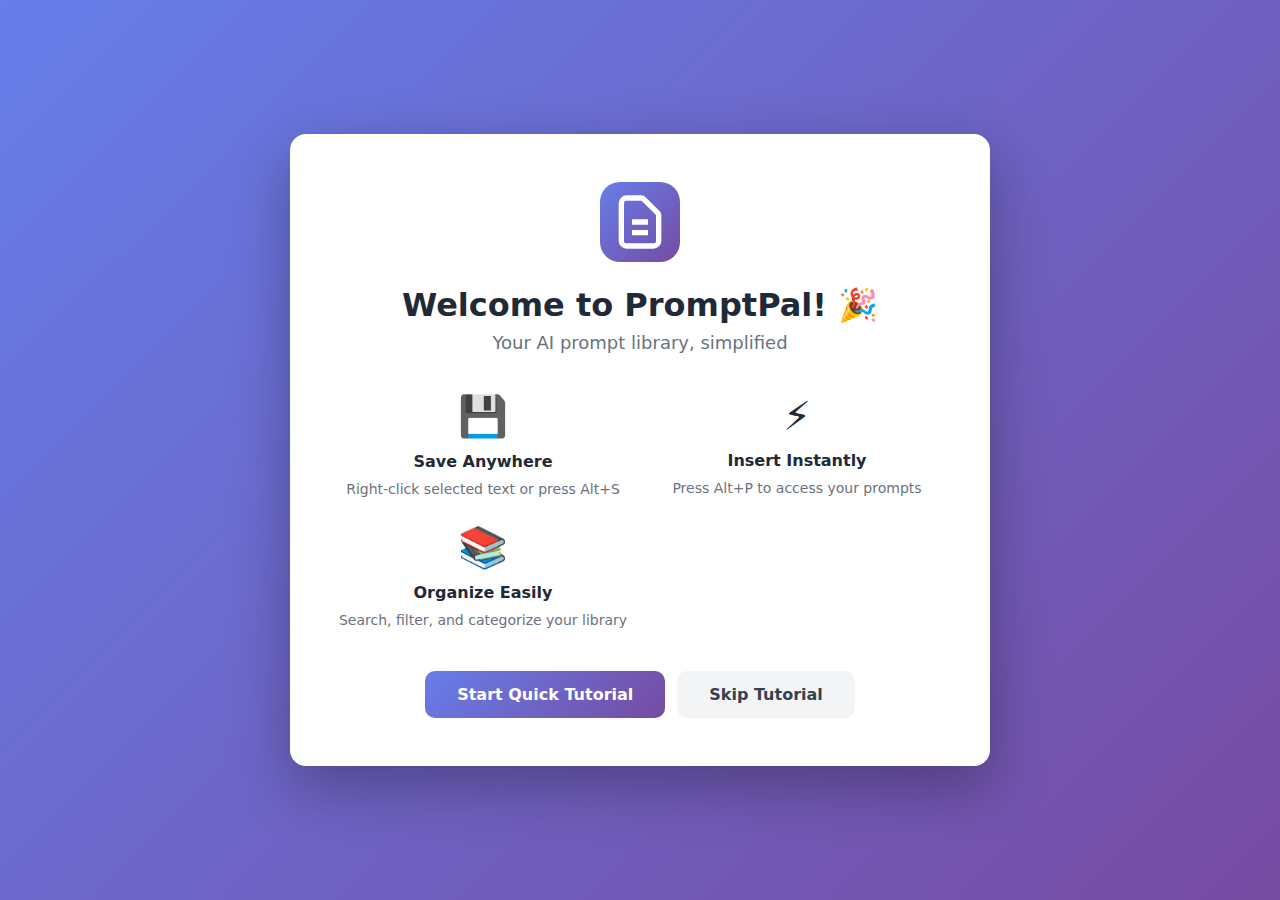
<file: onboarding/onboarding.html>
<!DOCTYPE html>
<html lang="en">

<head>
    <meta charset="UTF-8">
    <meta name="viewport" content="width=device-width, initial-scale=1.0">
    <title>Welcome to PromptPal</title>
    <link rel="stylesheet" href="onboarding.css">
</head>

<body>
    <div class="onboarding-container">
        <!-- Welcome Screen -->
        <div id="welcome-screen" class="screen active">
            <div class="welcome-content">
                <div class="logo">
                    <svg width="64" height="64" viewBox="0 0 24 24" fill="none" stroke="currentColor" stroke-width="2">
                        <path
                            d="M9 12h6m-6 4h6m2 5H7a2 2 0 01-2-2V5a2 2 0 012-2h5.586a1 1 0 01.707.293l5.414 5.414a1 1 0 01.293.707V19a2 2 0 01-2 2z">
                        </path>
                    </svg>
                </div>
                <h1>Welcome to PromptPal! 🎉</h1>
                <p class="subtitle">Your AI prompt library, simplified</p>

                <div class="features">
                    <div class="feature">
                        <span class="icon">💾</span>
                        <h3>Save Anywhere</h3>
                        <p>Right-click selected text or press Alt+S</p>
                    </div>
                    <div class="feature">
                        <span class="icon">⚡</span>
                        <h3>Insert Instantly</h3>
                        <p>Press Alt+P to access your prompts</p>
                    </div>
                    <div class="feature">
                        <span class="icon">📚</span>
                        <h3>Organize Easily</h3>
                        <p>Search, filter, and categorize your library</p>
                    </div>
                </div>

                <div class="actions">
                    <button id="start-tutorial-btn" class="btn btn-primary">Start Quick Tutorial</button>
                    <button id="skip-tutorial-btn" class="btn btn-secondary">Skip Tutorial</button>
                </div>
            </div>
        </div>

        <!-- Tutorial Steps -->
        <div id="tutorial-screen" class="screen">
            <div class="tutorial-content">
                <div class="progress-bar">
                    <div class="progress-fill" id="progress-fill"></div>
                </div>

                <div class="step-indicator">
                    <span id="current-step">1</span> of <span id="total-steps">4</span>
                </div>

                <!-- Step 1 -->
                <div class="tutorial-step active" data-step="1">
                    <h2>Step 1: Save Your First Prompt</h2>
                    <p>Try selecting some text on any webpage and right-click to choose <strong>"Save to Prompt
                            Library"</strong></p>
                    <div class="demo-box">
                        <p>Select this text to practice: "Write a professional email requesting a meeting"</p>
                    </div>
                    <div class="tip">💡 Tip: You can also press <kbd>Alt</kbd> + <kbd>S</kbd> to quick save</div>
                    <button class="btn btn-primary" id="step1-continue">Next →</button>
                </div>

                <!-- Step 2 -->
                <div class="tutorial-step" data-step="2">
                    <h2>Step 2: Quick Save with Keyboard</h2>
                    <p>For faster workflow, try the keyboard shortcut!</p>
                    <div class="shortcut-demo">
                        <div class="key-combo">
                            <kbd>Alt</kbd> + <kbd>S</kbd>
                        </div>
                        <p>Saves selected text instantly</p>
                    </div>
                    <button class="btn btn-primary" id="step2-continue">I understand →</button>
                </div>

                <!-- Step 3 -->
                <div class="tutorial-step" data-step="3">
                    <h2>Step 3: Insert Saved Prompts</h2>
                    <p>When you need to use a prompt, press <kbd>Alt</kbd> + <kbd>P</kbd> to see your library</p>
                    <div class="shortcut-demo">
                        <div class="key-combo">
                            <kbd>Alt</kbd> + <kbd>P</kbd>
                        </div>
                        <p>Opens floating prompt selector</p>
                    </div>
                    <div class="tip">💡 Tip: Click any prompt in the selector to insert it instantly</div>
                    <button class="btn btn-primary" id="step3-continue">Got it! →</button>
                </div>

                <!-- Step 4 -->
                <div class="tutorial-step" data-step="4">
                    <h2>Step 4: Manage Your Library</h2>
                    <p>Click the PromptPal icon in your toolbar to:</p>
                    <ul>
                        <li>Quick save from the popup</li>
                        <li>View recent prompts</li>
                        <li>Access full library manager</li>
                        <li>Change settings</li>
                    </ul>
                    <img src="../icons/icon-48.png" alt="PromptPal Icon" class="icon-demo">
                    <button class="btn btn-primary" id="step4-finish">Start Using PromptPal!</button>
                </div>

                <button id="skip-step-btn" class="btn-text">Skip Tutorial</button>
            </div>
        </div>

        <!-- Completion Screen -->
        <div id="completion-screen" class="screen">
            <div class="completion-content">
                <div class="success-icon">✨</div>
                <h1>You're All Set!</h1>
                <p>We've added some sample prompts to get you started.</p>

                <div class="next-steps">
                    <h3>What's Next?</h3>
                    <div class="action-card" id="open-manager">
                        <span class="icon">📚</span>
                        <div>
                            <strong>View Your Library</strong>
                            <p>See the sample prompts we added</p>
                        </div>
                    </div>
                    <div class="action-card" id="open-settings">
                        <span class="icon">⚙️</span>
                        <div>
                            <strong>Customize Settings</strong>
                            <p>Choose your language, save mode, and more</p>
                        </div>
                    </div>
                </div>

                <button id="close-onboarding-btn" class="btn btn-primary">Close</button>
            </div>
        </div>
    </div>

    <script src="../lib/storage.js"></script>
    <script src="onboarding.js"></script>
</body>

</html>
</file>
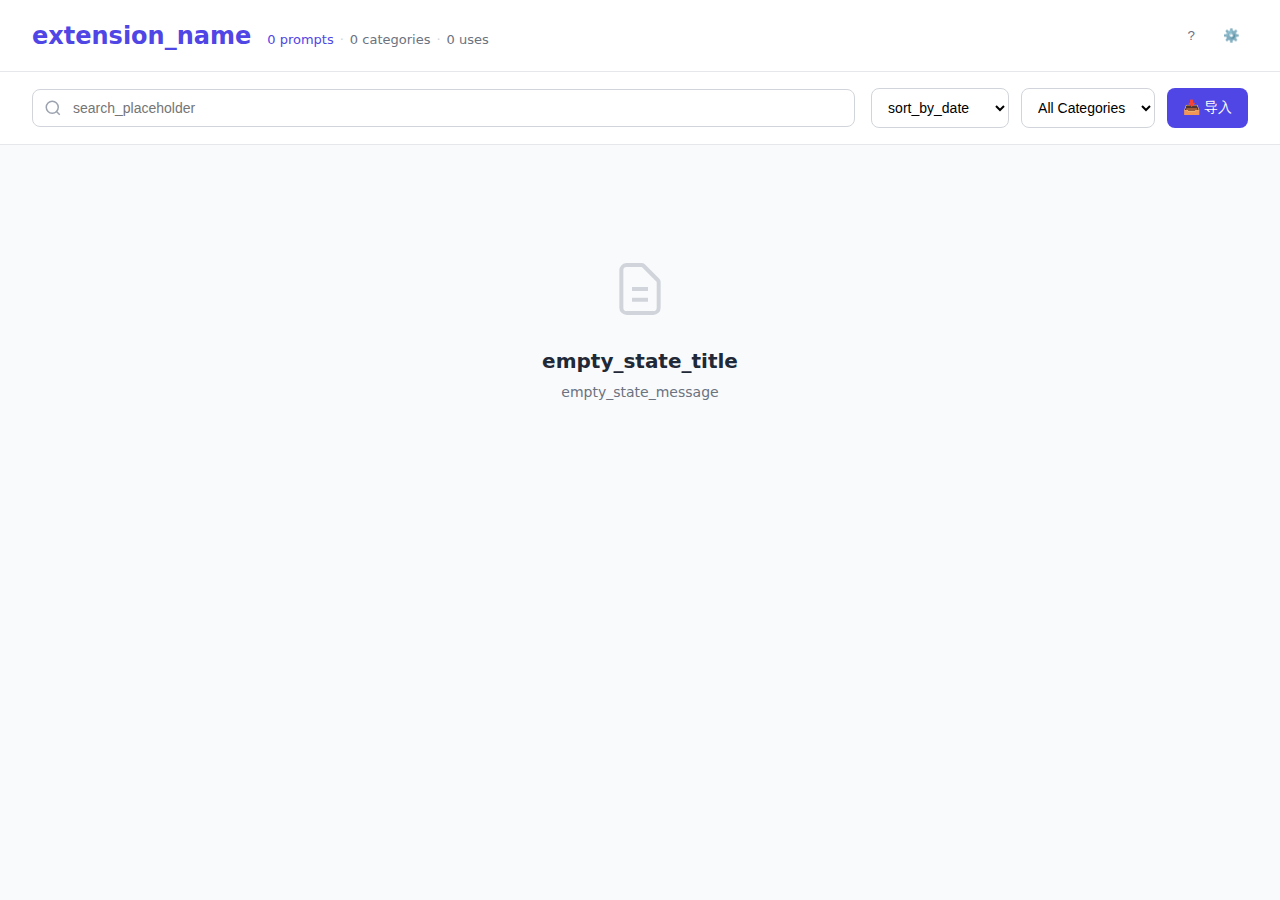
<file: popup/manager.html>
<!DOCTYPE html>
<html lang="en">

<head>
    <meta charset="UTF-8">
    <meta name="viewport" content="width=device-width, initial-scale=1.0">
    <title>PromptPal - Prompt Library</title>
    <link rel="stylesheet" href="manager.css">
</head>

<body>
    <div class="manager-container">
        <!-- Header -->
        <header class="manager-header">
            <div class="header-left">
                <h1 data-i18n="extension_name">PromptPal</h1>
                <span class="stats-badge" id="stats-badge">
                    <span id="prompt-count">0 prompts</span>
                    <span class="stat-sep">·</span>
                    <span id="category-count">0 categories</span>
                    <span class="stat-sep">·</span>
                    <span id="usage-count">0 uses</span>
                </span>
            </div>
            <div class="header-right">
                <button id="help-btn" class="icon-btn" title="Library Help" aria-label="Help">
                    <span class="icon">?</span>
                </button>
                <button id="settings-btn" class="icon-btn" title="Settings" aria-label="Settings">
                    <span class="icon">⚙️</span>
                </button>
            </div>
        </header>

        <!-- Bulk Actions Bar (hidden by default) -->
        <div id="bulk-action-bar" class="bulk-action-bar" style="display: none;">
            <span id="selection-count">0 selected</span>
            <div class="bulk-actions">
                <button id="bulk-move" class="btn btn-sm" title="Move to category">
                    📂 Move to...
                </button>
                <button id="bulk-delete" class="btn btn-sm btn-danger" title="Delete selected">
                    🗑️ Delete
                </button>
                <button id="bulk-export" class="btn btn-sm" title="Export selected">
                    📥 Export
                </button>
                <button id="bulk-clear" class="btn btn-sm btn-secondary" title="Clear selection">
                    ✕ Clear
                </button>
            </div>
        </div>

        <!-- Search and Filter Bar -->
        <div class="toolbar">
            <div class="search-box">
                <svg width="18" height="18" viewBox="0 0 24 24" fill="none" stroke="currentColor" stroke-width="2">
                    <circle cx="11" cy="11" r="8"></circle>
                    <path d="m21 21-4.35-4.35"></path>
                </svg>
                <input type="text" id="search-input" data-i18n-placeholder="search_placeholder"
                    placeholder="Search prompts...">
            </div>

            <div class="filter-controls">
                <select id="sort-select">
                    <option value="recent" data-i18n="sort_by_date">Date</option>
                    <option value="usage" data-i18n="sort_by_usage">Usage</option>
                    <option value="title" data-i18n="sort_by_title">Title</option>
                </select>

                <select id="category-filter">
                    <option value="all">All Categories</option>
                </select>

                <button id="import-btn" class="btn btn-primary" title="批量导入提示词">
                    📥 导入
                </button>
            </div>
        </div>

        <!-- Prompts Grid -->
        <main class="manager-content">
            <div id="prompts-grid" class="prompts-grid">
                <!-- Dynamically populated -->
            </div>

            <!-- Empty State -->
            <div id="empty-state" class="empty-state" style="display: none;">
                <svg width="64" height="64" viewBox="0 0 24 24" fill="none" stroke="currentColor" stroke-width="1.5">
                    <path
                        d="M9 12h6m-6 4h6m2 5H7a2 2 0 01-2-2V5a2 2 0 012-2h5.586a1 1 0 01.707.293l5.414 5.414a1 1 0 01.293.707V19a2 2 0 01-2 2z">
                    </path>
                </svg>
                <h2 data-i18n="empty_state_title">No prompts yet</h2>
                <p data-i18n="empty_state_message">Select text on any page, right-click, and choose 'Save to Prompt
                    Library' to get started.</p>
            </div>
        </main>
    </div>

    <!-- Edit Modal -->
    <div id="edit-modal" class="modal" style="display: none;">
        <div class="modal-content">
            <div class="modal-header">
                <h2>Edit Prompt</h2>
                <button id="close-modal" class="icon-btn">
                    <svg width="20" height="20" viewBox="0 0 24 24" fill="none" stroke="currentColor" stroke-width="2">
                        <line x1="18" y1="6" x2="6" y2="18"></line>
                        <line x1="6" y1="6" x2="18" y2="18"></line>
                    </svg>
                </button>
            </div>

            <div class="modal-body">
                <div class="form-group">
                    <label for="edit-title" data-i18n="prompt_title_label">Title</label>
                    <input type="text" id="edit-title" class="form-input">
                </div>

                <div class="form-group">
                    <label for="edit-content" data-i18n="prompt_content_label">Content</label>
                    <textarea id="edit-content" class="form-textarea" rows="6"></textarea>
                </div>

                <div class="form-group">
                    <label for="edit-category" data-i18n="prompt_category_label">Category</label>
                    <div class="category-input-wrapper">
                        <input type="text" id="edit-category" class="form-input" list="category-suggestions"
                            placeholder="Select or type new category..." autocomplete="off">
                        <datalist id="category-suggestions">
                            <!-- Populated dynamically -->
                        </datalist>
                        <span class="category-hint">💡 Type to create new category</span>
                    </div>
                </div>

                <div class="form-group">
                    <label for="edit-tags" data-i18n="prompt_tags_label">Tags</label>
                    <input type="text" id="edit-tags" class="form-input" placeholder="Comma-separated">
                </div>

                <!-- Variables Panel -->
                <div id="variables-panel" class="variables-panel">
                    <div class="variables-header">
                        <h3>
                            <svg width="16" height="16" viewBox="0 0 24 24" fill="none" stroke="currentColor"
                                stroke-width="2">
                                <path d="M4 7h6v6H4zM14 7h6v6h-6zM9 17h6v6H9z" />
                            </svg>
                            Detected Variables
                        </h3>
                        <span id="variable-count" class="variable-count">0 variables</span>
                    </div>
                    <div id="variables-list" class="variables-list">
                        <div class="no-variables">
                            <span>💡</span>
                            <p>Use <code>[variable_name]</code> syntax in your prompt to create fillable fields</p>
                        </div>
                    </div>
                </div>
            </div>

            <div class="modal-footer">
                <button id="cancel-edit" class="btn btn-secondary" data-i18n="cancel_button">Cancel</button>
                <button id="save-edit" class="btn btn-primary" data-i18n="save_button">Save</button>
            </div>
        </div>
    </div>
    <!-- Batch Import Modal -->
    <div id="import-modal" class="modal" style="display: none;">
        <div class="modal-content import-modal-content">
            <div class="modal-header">
                <h2>📥 批量导入提示词</h2>
                <button id="close-import-modal" class="icon-btn">
                    <svg width="20" height="20" viewBox="0 0 24 24" fill="none" stroke="currentColor" stroke-width="2">
                        <line x1="18" y1="6" x2="6" y2="18"></line>
                        <line x1="6" y1="6" x2="18" y2="18"></line>
                    </svg>
                </button>
            </div>

            <div class="modal-body import-body">
                <!-- Input Tabs -->
                <div class="import-tabs">
                    <button class="import-tab active" data-tab="paste">📝 粘贴文本</button>
                    <button class="import-tab" data-tab="file">📁 上传文件</button>
                </div>

                <!-- Paste Input -->
                <div id="paste-tab" class="import-tab-content active">
                    <textarea id="import-text" class="import-textarea" rows="8"
                        placeholder="每行一条提示词，支持[分类]前缀：&#10;[写作] 小红书爆款标题生成器...&#10;[编程] Python代码注释生成...&#10;普通提示词内容..."></textarea>
                </div>

                <!-- File Upload -->
                <div id="file-tab" class="import-tab-content">
                    <div class="file-upload-area" id="file-drop-zone">
                        <svg width="48" height="48" viewBox="0 0 24 24" fill="none" stroke="currentColor"
                            stroke-width="1.5">
                            <path d="M21 15v4a2 2 0 0 1-2 2H5a2 2 0 0 1-2-2v-4"></path>
                            <polyline points="17 8 12 3 7 8"></polyline>
                            <line x1="12" y1="3" x2="12" y2="15"></line>
                        </svg>
                        <p>拖放 .txt 文件到此处</p>
                        <span>或</span>
                        <label class="file-upload-btn">
                            选择文件
                            <input type="file" id="import-file" accept=".txt" hidden>
                        </label>
                        <span id="file-name" class="file-name"></span>
                    </div>
                </div>

                <!-- Options Panel -->
                <details class="import-options">
                    <summary>⚙️ 导入选项</summary>
                    <div class="options-content">
                        <label class="option-item">
                            <input type="checkbox" id="opt-skip-duplicates" checked>
                            <span>跳过重复内容</span>
                        </label>
                        <label class="option-item">
                            <input type="checkbox" id="opt-overwrite">
                            <span>覆盖重复项</span>
                        </label>
                        <label class="option-item">
                            <input type="checkbox" id="opt-auto-category" checked>
                            <span>自动提取分类标记 [分类]</span>
                        </label>
                        <div class="option-item">
                            <label for="opt-default-category">默认分类：</label>
                            <input type="text" id="opt-default-category" value="默认分类" class="form-input option-input">
                        </div>
                    </div>
                </details>

                <!-- Preview & Stats -->
                <div id="import-preview" class="import-preview" style="display: none;">
                    <div class="preview-header">
                        <span>📊 预览</span>
                        <span id="preview-progress"></span>
                    </div>
                    <div class="preview-stats">
                        <div class="stat-item stat-new">
                            <span class="stat-icon">✅</span>
                            <span>新增: <strong id="stat-new">0</strong> 条</span>
                        </div>
                        <div class="stat-item stat-duplicate">
                            <span class="stat-icon">⚠️</span>
                            <span>重复: <strong id="stat-duplicate">0</strong> 条</span>
                        </div>
                        <div class="stat-item stat-category">
                            <span class="stat-icon">📂</span>
                            <span>新分类: <strong id="stat-categories">0</strong> 个</span>
                        </div>
                    </div>
                    <div id="preview-list" class="preview-list"></div>
                </div>

                <!-- Progress Bar -->
                <div id="import-progress" class="import-progress" style="display: none;">
                    <div class="progress-bar">
                        <div class="progress-fill" id="progress-fill"></div>
                    </div>
                    <span class="progress-text" id="progress-text">准备中...</span>
                </div>
            </div>

            <div class="modal-footer">
                <button id="cancel-import" class="btn btn-secondary">取消</button>
                <button id="preview-import" class="btn btn-secondary">预览</button>
                <button id="start-import" class="btn btn-primary" disabled>开始导入</button>
            </div>
        </div>
    </div>

    <script src="../lib/batch-import.js"></script>
    <script src="../lib/variables.js"></script>
    <script src="../lib/storage.js"></script>
    <script src="../lib/i18n.js"></script>
    <script src="../lib/help_system.js"></script>
    <script src="manager.js"></script>
</body>

</html>
</file>
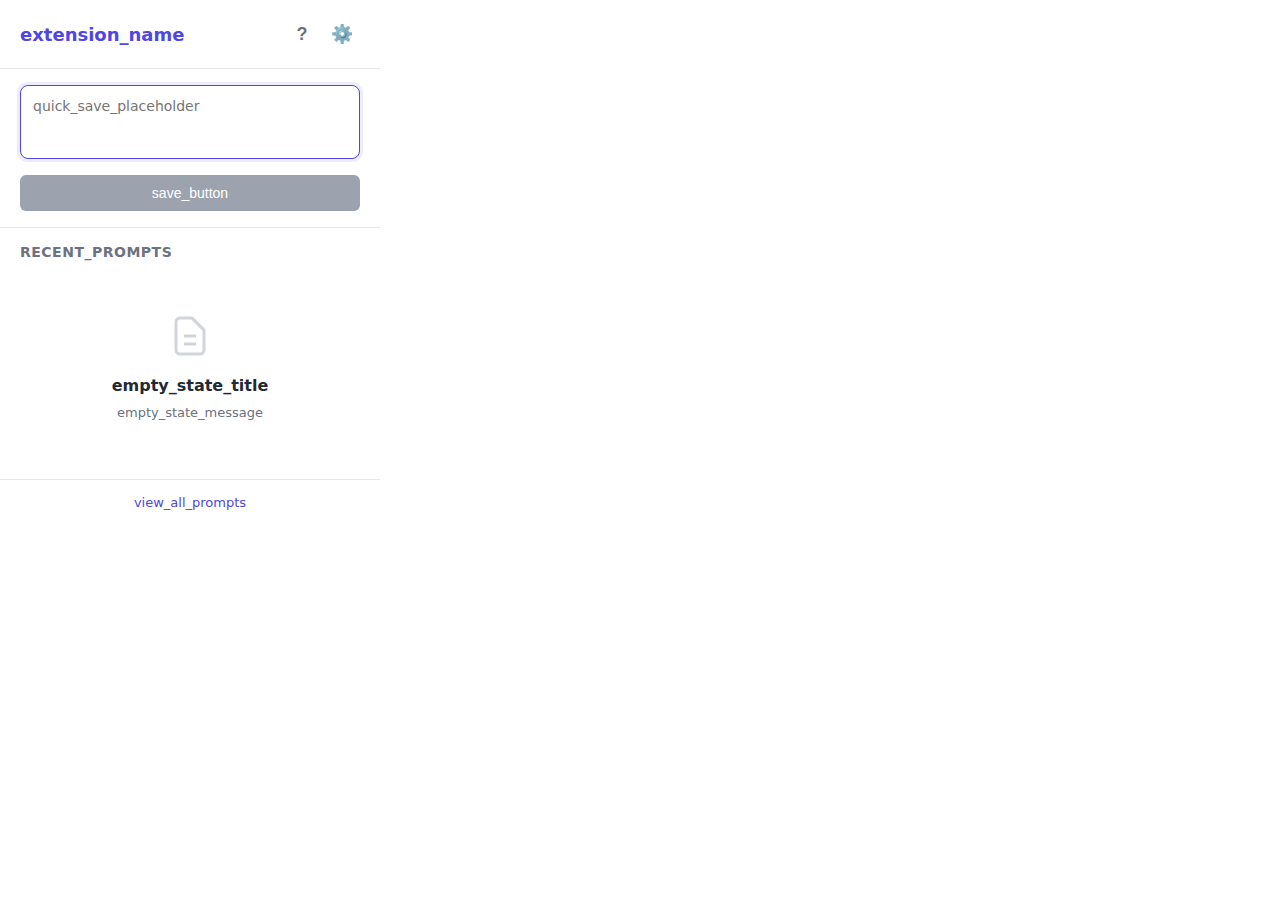
<file: popup/popup.html>
<!DOCTYPE html>
<html lang="en">

<head>
  <meta charset="UTF-8">
  <meta name="viewport" content="width=device-width, initial-scale=1.0">
  <title>PromptPal</title>
  <link rel="stylesheet" href="popup.css">
</head>

<body>
  <div class="popup-container">
    <!-- Header -->
    <header class="popup-header">
      <h1 data-i18n="extension_name">PromptPal</h1>
      <div class="header-actions">
        <button id="help-btn" class="icon-btn" title="Help" aria-label="Help">
          <span class="icon">?</span>
        </button>
        <button id="settings-btn" class="icon-btn" title="Settings" aria-label="Settings">
          <span class="icon">⚙️</span>
        </button>
      </div>
    </header>

    <!-- Quick Save Section -->
    <section class="quick-save-section">
      <textarea id="quick-save-input" data-i18n-placeholder="quick_save_placeholder"
        placeholder="Paste prompt content and save..." rows="3"></textarea>
      <button id="save-btn" class="btn btn-primary" data-i18n="save_button">Save</button>
    </section>

    <!-- Recent/Pinned Prompts Section -->
    <section class="prompts-section">
      <h2 data-i18n="recent_prompts">Recently Used</h2>
      <div id="prompts-list" class="prompts-list">
        <!-- Dynamically populated -->
      </div>

      <!-- Empty State -->
      <div id="empty-state" class="empty-state" style="display: none;">
        <svg width="48" height="48" viewBox="0 0 24 24" fill="none" stroke="currentColor" stroke-width="1.5">
          <path
            d="M9 12h6m-6 4h6m2 5H7a2 2 0 01-2-2V5a2 2 0 012-2h5.586a1 1 0 01.707.293l5.414 5.414a1 1 0 01.293.707V19a2 2 0 01-2 2z">
          </path>
        </svg>
        <p class="empty-title" data-i18n="empty_state_title">No prompts yet</p>
        <p class="empty-message" data-i18n="empty_state_message">Select text on any page, right-click, and choose 'Save
          to Prompt Library' to get started.</p>
      </div>
    </section>

    <!-- Footer -->
    <footer class="popup-footer">
      <a href="manager.html" id="view-all-link" data-i18n="view_all_prompts">View All Prompts</a>
    </footer>
  </div>

  <script src="../lib/storage.js"></script>
  <script src="../lib/i18n.js"></script>
  <script src="../lib/help_system.js"></script>
  <script src="popup.js"></script>
</body>

</html>
</file>
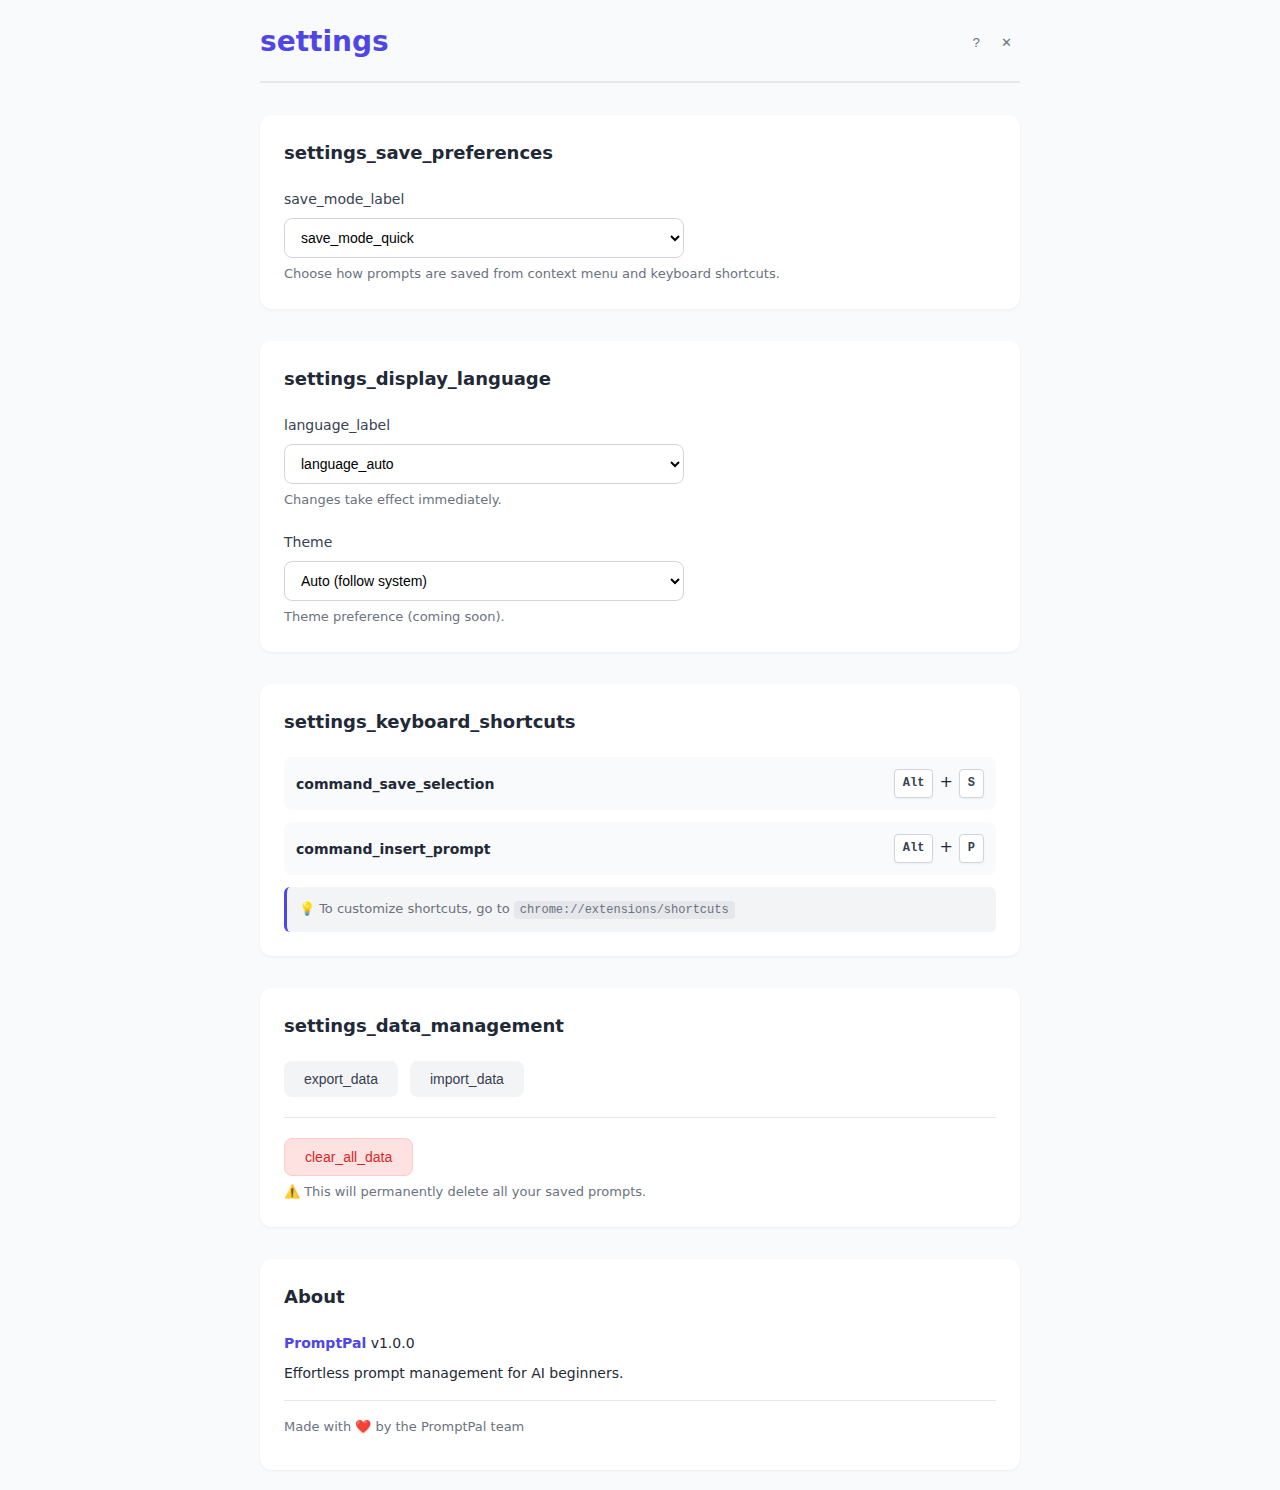
<file: settings/settings.html>
<!DOCTYPE html>
<html lang="en">

<head>
    <meta charset="UTF-8">
    <meta name="viewport" content="width=device-width, initial-scale=1.0">
    <title data-i18n="settings">Settings</title>
    <link rel="stylesheet" href="settings.css">
</head>

<body>
    <div class="settings-container">
        <!-- Header -->
        <header class="settings-header">
            <h1 data-i18n="settings">Settings</h1>
            <div class="header-actions">
                <button id="help-btn" class="icon-btn" title="Help" aria-label="Help">
                    <span class="icon">?</span>
                </button>
                <button id="close-btn" class="icon-btn" title="Close" aria-label="Close">
                    <span class="icon">✕</span>
                </button>
            </div>
        </header>

        <!-- Settings Content -->
        <main class="settings-content">

            <!-- Save Preferences -->
            <section class="settings-section">
                <h2 data-i18n="settings_save_preferences">Save Preferences</h2>

                <div class="setting-item">
                    <label for="save-mode" data-i18n="save_mode_label">Default save mode</label>
                    <select id="save-mode">
                        <option value="detailed" data-i18n="save_mode_detailed">Detailed (confirm each save)</option>
                        <option value="quick" data-i18n="save_mode_quick">Quick (no confirmation)</option>
                    </select>
                    <p class="setting-description">Choose how prompts are saved from context menu and keyboard
                        shortcuts.</p>
                </div>
            </section>

            <!-- Display & Language -->
            <section class="settings-section">
                <h2 data-i18n="settings_display_language">Display & Language</h2>

                <div class="setting-item">
                    <label for="language" data-i18n="language_label">Interface language</label>
                    <select id="language">
                        <option value="auto" data-i18n="language_auto">Follow browser</option>
                        <option value="en" data-i18n="language_en">English</option>
                        <option value="zh_CN" data-i18n="language_zh_cn">简体中文</option>
                    </select>
                    <p class="setting-description">Changes take effect immediately.</p>
                </div>

                <div class="setting-item">
                    <label for="theme">Theme</label>
                    <select id="theme">
                        <option value="auto">Auto (follow system)</option>
                        <option value="light">Light</option>
                        <option value="dark">Dark</option>
                    </select>
                    <p class="setting-description">Theme preference (coming soon).</p>
                </div>
            </section>

            <!-- Keyboard Shortcuts -->
            <section class="settings-section">
                <h2 data-i18n="settings_keyboard_shortcuts">Keyboard Shortcuts</h2>

                <!-- Shortcut Status (dynamic) -->
                <div id="shortcut-status" class="shortcut-status">
                    <!-- Status loaded by JavaScript -->
                </div>

                <div class="shortcuts-list">
                    <div class="shortcut-item">
                        <div class="shortcut-action">
                            <strong data-i18n="command_save_selection">Quick save selected text</strong>
                        </div>
                        <div class="shortcut-key">
                            <kbd>Alt</kbd> + <kbd>S</kbd>
                        </div>
                    </div>

                    <div class="shortcut-item">
                        <div class="shortcut-action">
                            <strong data-i18n="command_insert_prompt">Insert saved prompt</strong>
                        </div>
                        <div class="shortcut-key">
                            <kbd>Alt</kbd> + <kbd>P</kbd>
                        </div>
                    </div>
                </div>

                <p class="setting-note">
                    💡 To customize shortcuts, go to <code>chrome://extensions/shortcuts</code>
                </p>
            </section>

            <!-- Data Management -->
            <section class="settings-section">
                <h2 data-i18n="settings_data_management">Data Management</h2>

                <div class="button-group">
                    <button id="export-btn" class="btn btn-secondary" data-i18n="export_data">
                        Export Prompts
                    </button>
                    <button id="import-btn" class="btn btn-secondary" data-i18n="import_data">
                        Import Prompts
                    </button>
                </div>

                <div class="setting-item danger-zone">
                    <button id="clear-btn" class="btn btn-danger" data-i18n="clear_all_data">
                        Clear All Data
                    </button>
                    <p class="setting-description">⚠️ This will permanently delete all your saved prompts.</p>
                </div>
            </section>

            <!-- About -->
            <section class="settings-section">
                <h2>About</h2>
                <div class="about-info">
                    <p><strong>PromptPal</strong> v1.0.0</p>
                    <p>Effortless prompt management for AI beginners.</p>
                    <p class="credits">Made with ❤️ by the PromptPal team</p>
                </div>
            </section>

        </main>

        <!-- Success Toast -->
        <div id="toast" class="toast" style="display: none;"></div>
    </div>

    <!-- Hidden file input for import -->
    <input type="file" id="import-file" accept=".json" style="display: none;">

    <script src="../lib/storage.js"></script>
    <script src="../lib/shortcuts.js"></script>
    <script src="../lib/i18n.js"></script>
    <script src="../lib/help_system.js"></script>
    <script src="settings.js"></script>
</body>

</html>
</file>
<file: onboarding/onboarding.css>
/* PromptPal Onboarding Styles */

* {
    margin: 0;
    padding: 0;
    box-sizing: border-box;
}

body {
    font-family: system-ui, -apple-system, BlinkMacSystemFont, 'Segoe UI', Roboto, sans-serif;
    background: linear-gradient(135deg, #667eea 0%, #764ba2 100%);
    min-height: 100vh;
    display: flex;
    align-items: center;
    justify-content: center;
    color: #1f2937;
}

.onboarding-container {
    width: 90%;
    max-width: 700px;
    position: relative;
}

.screen {
    display: none;
    background: white;
    border-radius: 16px;
    padding: 48px;
    box-shadow: 0 20px 60px rgba(0, 0, 0, 0.3);
    animation: fadeIn 0.4s ease;
}

.screen.active {
    display: block;
}

/* Welcome Screen */
.welcome-content {
    text-align: center;
}

.logo {
    width: 80px;
    height: 80px;
    margin: 0 auto 24px;
    background: linear-gradient(135deg, #667eea 0%, #764ba2 100%);
    border-radius: 20px;
    display: flex;
    align-items: center;
    justify-content: center;
    color: white;
}

.welcome-content h1 {
    font-size: 32px;
    font-weight: 700;
    margin-bottom: 8px;
    color: #1f2937;
}

.subtitle {
    font-size: 18px;
    color: #6b7280;
    margin-bottom: 40px;
}

.features {
    display: grid;
    grid-template-columns: repeat(auto-fit, minmax(200px, 1fr));
    gap: 24px;
    margin-bottom: 40px;
}

.feature {
    text-align: center;
}

.feature .icon {
    font-size: 40px;
    display: block;
    margin-bottom: 12px;
}

.feature h3 {
    font-size: 16px;
    font-weight: 600;
    margin-bottom: 8px;
    color: #1f2937;
}

.feature p {
    font-size: 14px;
    color: #6b7280;
    line-height: 1.5;
}

.actions {
    display: flex;
    gap: 12px;
    justify-content: center;
    flex-wrap: wrap;
}

/* Tutorial Screen */
.tutorial-content {
    position: relative;
}

.progress-bar {
    height: 6px;
    background: #e5e7eb;
    border-radius: 3px;
    margin-bottom: 24px;
    overflow: hidden;
}

.progress-fill {
    height: 100%;
    background: linear-gradient(90deg, #667eea 0%, #764ba2 100%);
    width: 25%;
    transition: width 0.3s ease;
}

.step-indicator {
    text-align: center;
    font-size: 14px;
    color: #6b7280;
    margin-bottom: 32px;
}

.step-indicator #current-step {
    font-weight: 700;
    color: #667eea;
    font-size: 18px;
}

.tutorial-step {
    display: none;
    animation: slideIn 0.3s ease;
}

.tutorial-step.active {
    display: block;
}

.tutorial-step h2 {
    font-size: 24px;
    font-weight: 700;
    margin-bottom: 16px;
    color: #1f2937;
}

.tutorial-step p {
    font-size: 16px;
    color: #4b5563;
    margin-bottom: 24px;
    line-height: 1.6;
}

.demo-box {
    background: #f9fafb;
    border: 2px dashed #d1d5db;
    border-radius: 12px;
    padding: 24px;
    margin: 24px 0;
    text-align: center;
    font-size: 16px;
    color: #374151;
    user-select: text;
    cursor: text;
}

.demo-box:hover {
    border-color: #667eea;
    background: #f3f4f6;
}

.shortcut-demo {
    text-align: center;
    margin: 32px 0;
}

.key-combo {
    display: inline-flex;
    gap: 12px;
    margin-bottom: 16px;
}

kbd {
    background: #fff;
    border: 2px solid #e5e7eb;
    border-radius: 8px;
    padding: 12px 20px;
    font-size: 16px;
    font-weight: 600;
    color: #374151;
    box-shadow: 0 2px 4px rgba(0, 0, 0, 0.1);
    font-family: inherit;
}

.tip {
    background: #eff6ff;
    border-left: 4px solid #3b82f6;
    padding: 12px 16px;
    border-radius: 8px;
    font-size: 14px;
    color: #1e40af;
    margin-top: 24px;
}

.tutorial-step ul {
    list-style: none;
    padding: 0;
    margin: 24px 0;
}

.tutorial-step li {
    padding: 12px 0;
    padding-left: 32px;
    position: relative;
    font-size: 16px;
    color: #374151;
}

.tutorial-step li::before {
    content: '✓';
    position: absolute;
    left: 0;
    color: #10b981;
    font-weight: bold;
    font-size: 18px;
}

.icon-demo {
    display: block;
    margin: 24px auto;
    width: 48px;
    height: 48px;
}

.btn-text {
    background: none;
    border: none;
    color: #6b7280;
    font-size: 14px;
    cursor: pointer;
    margin-top: 24px;
    padding: 8px;
    transition: color 0.2s;
}

.btn-text:hover {
    color: #374151;
    text-decoration: underline;
}

/* Completion Screen */
.completion-content {
    text-align: center;
}

.success-icon {
    font-size: 64px;
    margin-bottom: 24px;
}

.completion-content h1 {
    font-size: 28px;
    font-weight: 700;
    margin-bottom: 12px;
    color: #1f2937;
}

.completion-content>p {
    font-size: 16px;
    color: #6b7280;
    margin-bottom: 40px;
}

.next-steps h3 {
    font-size: 18px;
    font-weight: 600;
    margin-bottom: 20px;
    color: #374151;
}

.action-card {
    display: flex;
    align-items: center;
    gap: 16px;
    padding: 20px;
    background: #f9fafb;
    border-radius: 12px;
    margin-bottom: 12px;
    cursor: pointer;
    transition: all 0.2s;
    text-align: left;
}

.action-card:hover {
    background: #f3f4f6;
    transform: translateX(4px);
}

.action-card .icon {
    font-size: 32px;
}

.action-card strong {
    display: block;
    font-size: 16px;
    color: #1f2937;
    margin-bottom: 4px;
}

.action-card p {
    font-size: 14px;
    color: #6b7280;
    margin: 0;
}

/* Buttons */
.btn {
    padding: 14px 32px;
    border: none;
    border-radius: 10px;
    font-size: 16px;
    font-weight: 600;
    cursor: pointer;
    transition: all 0.2s;
    font-family: inherit;
}

.btn-primary {
    background: linear-gradient(135deg, #667eea 0%, #764ba2 100%);
    color: white;
}

.btn-primary:hover {
    transform: translateY(-2px);
    box-shadow: 0 8px 16px rgba(102, 126, 234, 0.3);
}

.btn-secondary {
    background: #f3f4f6;
    color: #374151;
}

.btn-secondary:hover {
    background: #e5e7eb;
}

/* Animations */
@keyframes fadeIn {
    from {
        opacity: 0;
        transform: scale(0.95);
    }

    to {
        opacity: 1;
        transform: scale(1);
    }
}

@keyframes slideIn {
    from {
        opacity: 0;
        transform: translateX(20px);
    }

    to {
        opacity: 1;
        transform: translateX(0);
    }
}

/* Responsive */
@media (max-width: 640px) {
    .screen {
        padding: 32px 24px;
    }

    .welcome-content h1 {
        font-size: 24px;
    }

    .features {
        grid-template-columns: 1fr;
    }

    .actions {
        flex-direction: column;
    }

    .btn {
        width: 100%;
    }
}
</file>
<file: popup/manager.css>
/* PromptPal Manager Styles */

* {
    margin: 0;
    padding: 0;
    box-sizing: border-box;
}

body {
    font-family: system-ui, -apple-system, BlinkMacSystemFont, 'Segoe UI', Roboto, sans-serif;
    background: #f9fafb;
    color: #1f2937;
    overflow-x: hidden;
}

@media (prefers-color-scheme: dark) {
    body {
        background: #0f172a;
        color: #f3f4f6;
    }
}

.manager-container {
    min-height: 100vh;
    display: flex;
    flex-direction: column;
}

/* Header */
.manager-header {
    background: white;
    border-bottom: 1px solid #e5e7eb;
    padding: 20px 32px;
    display: flex;
    justify-content: space-between;
    align-items: center;
    position: sticky;
    top: 0;
    z-index: 100;
}

@media (prefers-color-scheme: dark) {
    .manager-header {
        background: #1e293b;
        border-bottom-color: #334155;
    }
}

.header-left {
    display: flex;
    align-items: baseline;
    gap: 16px;
}

.manager-header h1 {
    font-size: 24px;
    font-weight: 700;
    color: #4F46E5;
}

/* Stats Badge */
.stats-badge {
    display: flex;
    align-items: center;
    gap: 6px;
    font-size: 13px;
    color: #6b7280;
}

.stats-badge .stat-sep {
    color: #d1d5db;
}

#prompt-count {
    color: #4F46E5;
    font-weight: 500;
}

@media (prefers-color-scheme: dark) {
    .stats-badge {
        color: #94a3b8;
    }

    .stats-badge .stat-sep {
        color: #475569;
    }

    #prompt-count {
        color: #818cf8;
    }
}

/* Bulk Action Bar */
.bulk-action-bar {
    background: linear-gradient(135deg, #4F46E5, #6366f1);
    color: white;
    padding: 12px 32px;
    display: flex;
    justify-content: space-between;
    align-items: center;
    animation: slideDown 0.2s ease;
}

@keyframes slideDown {
    from {
        opacity: 0;
        transform: translateY(-10px);
    }

    to {
        opacity: 1;
        transform: translateY(0);
    }
}

.bulk-action-bar #selection-count {
    font-weight: 600;
    font-size: 14px;
}

.bulk-actions {
    display: flex;
    gap: 8px;
}

.btn-sm {
    padding: 6px 12px;
    font-size: 13px;
    border-radius: 6px;
    border: 1px solid rgba(255, 255, 255, 0.2);
    background: rgba(255, 255, 255, 0.1);
    color: white;
    cursor: pointer;
    transition: all 0.2s;
}

.btn-sm:hover {
    background: rgba(255, 255, 255, 0.2);
}

.btn-sm.btn-danger {
    background: rgba(239, 68, 68, 0.3);
    border-color: rgba(239, 68, 68, 0.5);
}

.btn-sm.btn-danger:hover {
    background: rgba(239, 68, 68, 0.5);
}

.btn-sm.btn-secondary {
    background: transparent;
    border-color: rgba(255, 255, 255, 0.3);
}

/* Category Input Wrapper */
.category-input-wrapper {
    position: relative;
}

.category-hint {
    display: block;
    font-size: 11px;
    color: #9ca3af;
    margin-top: 4px;
}

@media (prefers-color-scheme: dark) {
    .category-hint {
        color: #64748b;
    }
}

/* Multi-select Checkbox on Cards */
.prompt-checkbox {
    position: absolute;
    top: 12px;
    left: 12px;
    width: 18px;
    height: 18px;
    opacity: 0;
    transition: opacity 0.2s;
    cursor: pointer;
    accent-color: #4F46E5;
    z-index: 5;
}

.prompt-card:hover .prompt-checkbox,
.prompt-checkbox:checked {
    opacity: 1;
}

.prompt-card.selected {
    border-color: #4F46E5;
    box-shadow: 0 0 0 2px rgba(79, 70, 229, 0.2);
}

.header-right {
    display: flex;
    gap: 12px;
}

.icon-btn {
    background: none;
    border: none;
    cursor: pointer;
    padding: 8px;
    border-radius: 6px;
    color: #6b7280;
    transition: all 0.2s;
}

.icon-btn:hover {
    background: #f3f4f6;
    color: #1f2937;
}

@media (prefers-color-scheme: dark) {
    .icon-btn {
        color: #94a3b8;
    }

    .icon-btn:hover {
        background: #334155;
        color: #f3f4f6;
    }
}

/* Toolbar */
.toolbar {
    background: white;
    padding: 16px 32px;
    border-bottom: 1px solid #e5e7eb;
    display: flex;
    gap: 16px;
    align-items: center;
    flex-wrap: wrap;
}

@media (prefers-color-scheme: dark) {
    .toolbar {
        background: #1e293b;
        border-bottom-color: #334155;
    }
}

.search-box {
    flex: 1;
    min-width: 300px;
    position: relative;
}

.search-box svg {
    position: absolute;
    left: 12px;
    top: 50%;
    transform: translateY(-50%);
    color: #9ca3af;
}

.search-box input {
    width: 100%;
    padding: 10px 12px 10px 40px;
    border: 1px solid #d1d5db;
    border-radius: 8px;
    font-size: 14px;
}

.search-box input:focus {
    outline: none;
    border-color: #4F46E5;
    box-shadow: 0 0 0 3px rgba(79, 70, 229, 0.1);
}

@media (prefers-color-scheme: dark) {
    .search-box input {
        background: #0f172a;
        border-color: #334155;
        color: #f3f4f6;
    }
}

.filter-controls {
    display: flex;
    gap: 12px;
}

.filter-controls select {
    padding: 10px 12px;
    border: 1px solid #d1d5db;
    border-radius: 8px;
    font-size: 14px;
    cursor: pointer;
    background: white;
}

@media (prefers-color-scheme: dark) {
    .filter-controls select {
        background: #0f172a;
        border-color: #334155;
        color: #f3f4f6;
    }
}

/* Content */
.manager-content {
    flex: 1;
    padding: 32px;
}

.prompts-grid {
    display: grid;
    grid-template-columns: repeat(auto-fill, minmax(350px, 1fr));
    gap: 20px;
}

.prompt-card {
    background: white;
    border: 1px solid #e5e7eb;
    border-radius: 12px;
    padding: 20px;
    cursor: pointer;
    transition: all 0.2s;
    position: relative;
}

.prompt-card:hover {
    border-color: #4F46E5;
    box-shadow: 0 4px 6px -1px rgba(0, 0, 0, 0.1);
    transform: translateY(-2px);
}

@media (prefers-color-scheme: dark) {
    .prompt-card {
        background: #1e293b;
        border-color: #334155;
    }

    .prompt-card:hover {
        border-color: #4F46E5;
    }
}

.prompt-header {
    display: flex;
    justify-content: space-between;
    align-items: flex-start;
    margin-bottom: 12px;
}

.prompt-title {
    font-size: 16px;
    font-weight: 600;
    color: #1f2937;
    flex: 1;
    word-break: break-word;
}

@media (prefers-color-scheme: dark) {
    .prompt-title {
        color: #f3f4f6;
    }
}

.prompt-actions {
    display: flex;
    gap: 4px;
}

.action-btn {
    background: none;
    border: none;
    cursor: pointer;
    padding: 4px;
    color: #6b7280;
    border-radius: 4px;
    transition: all 0.2s;
    font-size: 18px;
}

.action-btn:hover {
    background: #f3f4f6;
    color: #1f2937;
}

@media (prefers-color-scheme: dark) {
    .action-btn:hover {
        background: #334155;
        color: #f3f4f6;
    }
}

.action-btn.pinned {
    color: #4F46E5;
}

.prompt-content {
    color: #6b7280;
    font-size: 14px;
    line-height: 1.6;
    margin-bottom: 12px;
    max-height: 80px;
    overflow: hidden;
    text-overflow: ellipsis;
    display: -webkit-box;
    -webkit-line-clamp: 3;
    line-clamp: 3;
    -webkit-box-orient: vertical;
}

@media (prefers-color-scheme: dark) {
    .prompt-content {
        color: #94a3b8;
    }
}

.prompt-meta {
    display: flex;
    gap: 12px;
    align-items: center;
    font-size: 12px;
    color: #9ca3af;
    margin-top: 12px;
    padding-top: 12px;
    border-top: 1px solid #f3f4f6;
}

@media (prefers-color-scheme: dark) {
    .prompt-meta {
        border-top-color: #334155;
    }
}

.prompt-category {
    background: #ede9fe;
    color: #6d28d9;
    padding: 4px 8px;
    border-radius: 4px;
    font-size: 11px;
    font-weight: 500;
}

@media (prefers-color-scheme: dark) {
    .prompt-category {
        background: #3730a3;
        color: #c4b5fd;
    }
}

.prompt-usage {
    display: flex;
    align-items: center;
    gap: 4px;
}

/* Empty State */
.empty-state {
    text-align: center;
    padding: 80px 20px;
}

.empty-state svg {
    color: #d1d5db;
    margin-bottom: 24px;
}

@media (prefers-color-scheme: dark) {
    .empty-state svg {
        color: #475569;
    }
}

.empty-state h2 {
    font-size: 20px;
    font-weight: 600;
    margin-bottom: 8px;
    color: #1f2937;
}

@media (prefers-color-scheme: dark) {
    .empty-state h2 {
        color: #f3f4f6;
    }
}

.empty-state p {
    color: #6b7280;
    font-size: 14px;
    max-width: 500px;
    margin: 0 auto;
    line-height: 1.6;
}

@media (prefers-color-scheme: dark) {
    .empty-state p {
        color: #94a3b8;
    }
}

/* Modal */
.modal {
    position: fixed;
    top: 0;
    left: 0;
    width: 100%;
    height: 100%;
    background: rgba(0, 0, 0, 0.5);
    display: flex;
    align-items: center;
    justify-content: center;
    z-index: 1000;
    animation: fadeIn 0.2s;
}

.modal-content {
    background: white;
    border-radius: 12px;
    width: 90%;
    max-width: 600px;
    max-height: 90vh;
    overflow: auto;
    animation: slideUp 0.3s;
}

@media (prefers-color-scheme: dark) {
    .modal-content {
        background: #1e293b;
    }
}

.modal-header {
    display: flex;
    justify-content: space-between;
    align-items: center;
    padding: 20px 24px;
    border-bottom: 1px solid #e5e7eb;
}

@media (prefers-color-scheme: dark) {
    .modal-header {
        border-bottom-color: #334155;
    }
}

.modal-header h2 {
    font-size: 18px;
    font-weight: 600;
}

.modal-body {
    padding: 24px;
}

.form-group {
    margin-bottom: 20px;
}

.form-group label {
    display: block;
    font-size: 14px;
    font-weight: 500;
    margin-bottom: 8px;
    color: #374151;
}

@media (prefers-color-scheme: dark) {
    .form-group label {
        color: #cbd5e1;
    }
}

.form-input,
.form-textarea {
    width: 100%;
    padding: 10px 12px;
    border: 1px solid #d1d5db;
    border-radius: 8px;
    font-size: 14px;
    font-family: inherit;
}

.form-input:focus,
.form-textarea:focus {
    outline: none;
    border-color: #4F46E5;
    box-shadow: 0 0 0 3px rgba(79, 70, 229, 0.1);
}

@media (prefers-color-scheme: dark) {

    .form-input,
    .form-textarea {
        background: #0f172a;
        border-color: #334155;
        color: #f3f4f6;
    }
}

.form-textarea {
    resize: vertical;
    min-height: 100px;
}

.modal-footer {
    display: flex;
    justify-content: flex-end;
    gap: 12px;
    padding: 16px 24px;
    border-top: 1px solid #e5e7eb;
}

@media (prefers-color-scheme: dark) {
    .modal-footer {
        border-top-color: #334155;
    }
}

.btn {
    padding: 10px 20px;
    border: none;
    border-radius: 8px;
    font-size: 14px;
    font-weight: 500;
    cursor: pointer;
    transition: all 0.2s;
}

.btn-primary {
    background: #4F46E5;
    color: white;
}

.btn-primary:hover {
    background: #4338CA;
}

.btn-secondary {
    background: #f3f4f6;
    color: #374151;
}

.btn-secondary:hover {
    background: #e5e7eb;
}

@media (prefers-color-scheme: dark) {
    .btn-secondary {
        background: #334155;
        color: #f3f4f6;
    }

    .btn-secondary:hover {
        background: #475569;
    }
}

/* Variables Panel */
.variables-panel {
    margin-top: 24px;
    padding-top: 20px;
    border-top: 1px solid #e5e7eb;
}

@media (prefers-color-scheme: dark) {
    .variables-panel {
        border-top-color: #334155;
    }
}

.variables-header {
    display: flex;
    justify-content: space-between;
    align-items: center;
    margin-bottom: 16px;
}

.variables-header h3 {
    display: flex;
    align-items: center;
    gap: 8px;
    font-size: 14px;
    font-weight: 600;
    color: #374151;
}

.variables-header h3 svg {
    color: #4F46E5;
}

@media (prefers-color-scheme: dark) {
    .variables-header h3 {
        color: #e2e8f0;
    }
}

.variable-count {
    font-size: 12px;
    color: #6b7280;
    background: #f3f4f6;
    padding: 4px 10px;
    border-radius: 12px;
}

@media (prefers-color-scheme: dark) {
    .variable-count {
        background: #334155;
        color: #94a3b8;
    }
}

.variables-list {
    display: flex;
    flex-direction: column;
    gap: 12px;
}

.no-variables {
    display: flex;
    align-items: flex-start;
    gap: 12px;
    padding: 16px;
    background: #f8fafc;
    border-radius: 8px;
    color: #6b7280;
    font-size: 13px;
}

.no-variables span {
    font-size: 20px;
}

.no-variables code {
    background: #e0e7ff;
    color: #4338CA;
    padding: 2px 6px;
    border-radius: 4px;
    font-family: monospace;
    font-size: 12px;
}

@media (prefers-color-scheme: dark) {
    .no-variables {
        background: #1e293b;
        color: #94a3b8;
    }

    .no-variables code {
        background: #3730a3;
        color: #c4b5fd;
    }
}

.variable-item {
    display: flex;
    align-items: center;
    justify-content: space-between;
    padding: 12px 16px;
    background: #f8fafc;
    border: 1px solid #e2e8f0;
    border-radius: 8px;
    transition: all 0.2s;
}

.variable-item:hover {
    border-color: #4F46E5;
    background: #f5f3ff;
}

@media (prefers-color-scheme: dark) {
    .variable-item {
        background: #1e293b;
        border-color: #334155;
    }

    .variable-item:hover {
        background: #312e81;
        border-color: #4F46E5;
    }
}

.variable-info {
    display: flex;
    align-items: center;
    gap: 12px;
}

.variable-name {
    font-weight: 600;
    font-size: 14px;
    color: #4F46E5;
    font-family: monospace;
}

.variable-type-badge {
    font-size: 11px;
    padding: 2px 8px;
    border-radius: 10px;
    font-weight: 500;
    text-transform: uppercase;
}

.variable-type-badge.text {
    background: #dbeafe;
    color: #1d4ed8;
}

.variable-type-badge.options {
    background: #dcfce7;
    color: #15803d;
}

.variable-type-badge.number {
    background: #fef3c7;
    color: #b45309;
}

@media (prefers-color-scheme: dark) {
    .variable-type-badge.text {
        background: #1e3a8a;
        color: #93c5fd;
    }

    .variable-type-badge.options {
        background: #14532d;
        color: #86efac;
    }

    .variable-type-badge.number {
        background: #78350f;
        color: #fcd34d;
    }
}

.variable-config {
    display: flex;
    gap: 8px;
}

.variable-config select {
    padding: 4px 8px;
    font-size: 12px;
    border: 1px solid #d1d5db;
    border-radius: 4px;
    background: white;
    cursor: pointer;
}

@media (prefers-color-scheme: dark) {
    .variable-config select {
        background: #0f172a;
        border-color: #475569;
        color: #e2e8f0;
    }
}

/* Structured Prompt Badge in Grid */
.prompt-card .structured-badge {
    position: absolute;
    top: 12px;
    right: 12px;
    background: linear-gradient(135deg, #4F46E5, #7C3AED);
    color: white;
    font-size: 10px;
    padding: 3px 8px;
    border-radius: 10px;
    font-weight: 600;
    display: flex;
    align-items: center;
    gap: 4px;
}

.prompt-card .structured-badge svg {
    width: 10px;
    height: 10px;
}

/* Animations */
@keyframes fadeIn {
    from {
        opacity: 0;
    }

    to {
        opacity: 1;
    }
}

@keyframes slideUp {
    from {
        transform: translateY(30px);
        opacity: 0;
    }

    to {
        transform: translateY(0);
        opacity: 1;
    }
}

/* Responsive */
@media (max-width: 768px) {

    .manager-header,
    .toolbar,
    .manager-content {
        padding-left: 16px;
        padding-right: 16px;
    }

    .prompts-grid {
        grid-template-columns: 1fr;
    }

    .filter-controls {
        width: 100%;
    }

    .filter-controls select {
        flex: 1;
    }
}

/* ===== Batch Import Modal ===== */
.import-modal-content {
    max-width: 700px;
}

.import-body {
    max-height: 60vh;
    overflow-y: auto;
}

/* Tabs */
.import-tabs {
    display: flex;
    gap: 8px;
    margin-bottom: 16px;
}

.import-tab {
    flex: 1;
    padding: 10px 16px;
    border: 1px solid #e5e7eb;
    border-radius: 8px;
    background: #f9fafb;
    color: #6b7280;
    font-size: 14px;
    cursor: pointer;
    transition: all 0.2s;
}

.import-tab:hover {
    background: #f3f4f6;
}

.import-tab.active {
    background: #4F46E5;
    color: white;
    border-color: #4F46E5;
}

@media (prefers-color-scheme: dark) {
    .import-tab {
        background: #1e293b;
        border-color: #334155;
        color: #94a3b8;
    }

    .import-tab:hover {
        background: #334155;
    }

    .import-tab.active {
        background: #4F46E5;
        color: white;
    }
}

/* Tab Content */
.import-tab-content {
    display: none;
}

.import-tab-content.active {
    display: block;
}

.import-textarea {
    width: 100%;
    padding: 12px;
    border: 1px solid #d1d5db;
    border-radius: 8px;
    font-size: 14px;
    font-family: monospace;
    resize: vertical;
    min-height: 150px;
}

.import-textarea:focus {
    outline: none;
    border-color: #4F46E5;
    box-shadow: 0 0 0 3px rgba(79, 70, 229, 0.1);
}

@media (prefers-color-scheme: dark) {
    .import-textarea {
        background: #0f172a;
        border-color: #334155;
        color: #f3f4f6;
    }
}

/* File Upload */
.file-upload-area {
    display: flex;
    flex-direction: column;
    align-items: center;
    justify-content: center;
    padding: 40px 20px;
    border: 2px dashed #d1d5db;
    border-radius: 12px;
    background: #f9fafb;
    text-align: center;
    cursor: pointer;
    transition: all 0.2s;
}

.file-upload-area:hover,
.file-upload-area.drag-over {
    border-color: #4F46E5;
    background: #f5f3ff;
}

.file-upload-area svg {
    color: #9ca3af;
    margin-bottom: 12px;
}

.file-upload-area p {
    color: #6b7280;
    font-size: 14px;
    margin-bottom: 8px;
}

.file-upload-area span {
    color: #9ca3af;
    font-size: 12px;
}

.file-upload-btn {
    display: inline-block;
    margin-top: 12px;
    padding: 8px 16px;
    background: #4F46E5;
    color: white;
    border-radius: 6px;
    font-size: 14px;
    cursor: pointer;
    transition: background 0.2s;
}

.file-upload-btn:hover {
    background: #4338CA;
}

.file-name {
    margin-top: 8px;
    color: #4F46E5;
    font-weight: 500;
    font-size: 13px;
}

@media (prefers-color-scheme: dark) {
    .file-upload-area {
        background: #1e293b;
        border-color: #475569;
    }

    .file-upload-area:hover,
    .file-upload-area.drag-over {
        background: #312e81;
        border-color: #4F46E5;
    }

    .file-upload-area svg {
        color: #64748b;
    }

    .file-upload-area p {
        color: #94a3b8;
    }
}

/* Options Panel */
.import-options {
    margin-top: 16px;
    border: 1px solid #e5e7eb;
    border-radius: 8px;
    overflow: hidden;
}

.import-options summary {
    padding: 12px 16px;
    background: #f9fafb;
    cursor: pointer;
    font-size: 14px;
    font-weight: 500;
    color: #374151;
    user-select: none;
}

.import-options[open] summary {
    border-bottom: 1px solid #e5e7eb;
}

.options-content {
    padding: 16px;
    display: flex;
    flex-direction: column;
    gap: 12px;
}

.option-item {
    display: flex;
    align-items: center;
    gap: 8px;
    font-size: 14px;
    color: #374151;
}

.option-item input[type="checkbox"] {
    width: 16px;
    height: 16px;
    accent-color: #4F46E5;
}

.option-input {
    flex: 1;
    max-width: 180px;
    padding: 6px 10px !important;
    font-size: 13px !important;
}

@media (prefers-color-scheme: dark) {
    .import-options {
        border-color: #334155;
    }

    .import-options summary {
        background: #1e293b;
        color: #e2e8f0;
    }

    .import-options[open] summary {
        border-bottom-color: #334155;
    }

    .option-item {
        color: #cbd5e1;
    }
}

/* Preview & Stats */
.import-preview {
    margin-top: 20px;
    padding: 16px;
    background: #f8fafc;
    border: 1px solid #e2e8f0;
    border-radius: 10px;
}

.preview-header {
    display: flex;
    justify-content: space-between;
    align-items: center;
    margin-bottom: 12px;
    font-size: 14px;
    font-weight: 600;
    color: #374151;
}

#preview-progress {
    font-weight: 400;
    color: #6b7280;
}

.preview-stats {
    display: flex;
    gap: 16px;
    flex-wrap: wrap;
    margin-bottom: 16px;
}

.stat-item {
    display: flex;
    align-items: center;
    gap: 6px;
    padding: 8px 12px;
    background: white;
    border-radius: 8px;
    font-size: 13px;
    box-shadow: 0 1px 2px rgba(0, 0, 0, 0.05);
}

.stat-new {
    border-left: 3px solid #10b981;
}

.stat-duplicate {
    border-left: 3px solid #f59e0b;
}

.stat-category {
    border-left: 3px solid #6366f1;
}

.preview-list {
    max-height: 200px;
    overflow-y: auto;
    display: flex;
    flex-direction: column;
    gap: 8px;
}

.preview-item {
    padding: 10px 12px;
    background: white;
    border: 1px solid #e5e7eb;
    border-radius: 6px;
    font-size: 13px;
    display: flex;
    align-items: center;
    gap: 8px;
}

.preview-item.duplicate {
    background: #fef3c7;
    border-color: #f59e0b;
}

.preview-category {
    font-size: 11px;
    padding: 2px 6px;
    background: #ede9fe;
    color: #6d28d9;
    border-radius: 4px;
}

.preview-content {
    flex: 1;
    overflow: hidden;
    text-overflow: ellipsis;
    white-space: nowrap;
    color: #4b5563;
}

@media (prefers-color-scheme: dark) {
    .import-preview {
        background: #1e293b;
        border-color: #334155;
    }

    .preview-header {
        color: #e2e8f0;
    }

    #preview-progress {
        color: #94a3b8;
    }

    .stat-item {
        background: #0f172a;
        color: #cbd5e1;
    }

    .preview-item {
        background: #0f172a;
        border-color: #334155;
    }

    .preview-item.duplicate {
        background: #78350f;
        border-color: #f59e0b;
    }

    .preview-content {
        color: #94a3b8;
    }

    .preview-category {
        background: #3730a3;
        color: #c4b5fd;
    }
}

/* Progress Bar */
.import-progress {
    margin-top: 16px;
    text-align: center;
}

.progress-bar {
    height: 8px;
    background: #e5e7eb;
    border-radius: 4px;
    overflow: hidden;
    margin-bottom: 8px;
}

.progress-fill {
    height: 100%;
    width: 0%;
    background: linear-gradient(90deg, #4F46E5, #7C3AED);
    border-radius: 4px;
    transition: width 0.3s ease;
}

.progress-text {
    font-size: 13px;
    color: #6b7280;
}

@media (prefers-color-scheme: dark) {
    .progress-bar {
        background: #334155;
    }

    .progress-text {
        color: #94a3b8;
    }
}

/* Import button in toolbar */
#import-btn {
    padding: 8px 16px;
    font-size: 14px;
}
</file>
<file: popup/popup.css>
/* PromptPal Popup Styles */

* {
  margin: 0;
  padding: 0;
  box-sizing: border-box;
}

body {
  width: 380px;
  max-height: 600px;
  font-family: system-ui, -apple-system, BlinkMacSystemFont, 'Segoe UI', Roboto, sans-serif;
  background: #ffffff;
  color: #1f2937;
  overflow: hidden;
}

/* Dark Mode */
@media (prefers-color-scheme: dark) {
  body {
    background: #111827;
    color: #f3f4f6;
  }
}

.popup-container {
  display: flex;
  flex-direction: column;
  height: 100%;
  max-height: 600px;
}

/* Header */
.popup-header {
  display: flex;
  justify-content: space-between;
  align-items: center;
  padding: 16px 20px;
  border-bottom: 1px solid #e5e7eb;
}

@media (prefers-color-scheme: dark) {
  .popup-header {
    border-bottom-color: #374151;
  }
}

.popup-header h1 {
  font-size: 18px;
  font-weight: 700;
  color: #4F46E5;
}

.header-actions {
  display: flex;
  align-items: center;
  gap: 4px;
}

.icon-btn {
  background: none;
  border: 1px solid transparent;
  cursor: pointer;
  width: 36px;
  height: 36px;
  border-radius: 8px;
  color: #6b7280;
  transition: all 0.2s cubic-bezier(0.4, 0, 0.2, 1);
  display: flex;
  align-items: center;
  justify-content: center;
}

.icon-btn .icon {
  font-size: 18px;
  font-weight: 600;
  line-height: 1;
}

.icon-btn:hover {
  background: rgba(79, 70, 229, 0.08);
  border-color: rgba(79, 70, 229, 0.2);
  color: #4F46E5;
  transform: translateY(-1px);
}

.icon-btn:active {
  transform: translateY(0);
}

@media (prefers-color-scheme: dark) {
  .icon-btn {
    color: #9ca3af;
  }

  .icon-btn:hover {
    background: rgba(129, 140, 248, 0.12);
    border-color: rgba(129, 140, 248, 0.2);
    color: #818cf8;
  }
}

/* Quick Save Section */
.quick-save-section {
  padding: 16px 20px;
  border-bottom: 1px solid #e5e7eb;
}

@media (prefers-color-scheme: dark) {
  .quick-save-section {
    border-bottom-color: #374151;
  }
}

#quick-save-input {
  width: 100%;
  padding: 12px;
  border: 1px solid #d1d5db;
  border-radius: 8px;
  font-size: 14px;
  font-family: inherit;
  resize: none;
  margin-bottom: 12px;
  transition: border-color 0.2s;
}

#quick-save-input:focus {
  outline: none;
  border-color: #4F46E5;
  box-shadow: 0 0 0 3px rgba(79, 70, 229, 0.1);
}

@media (prefers-color-scheme: dark) {
  #quick-save-input {
    background: #1f2937;
    border-color: #374151;
    color: #f3f4f6;
  }

  #quick-save-input:focus {
    border-color: #4F46E5;
    background: #111827;
  }
}

.btn {
  padding: 10px 16px;
  border: none;
  border-radius: 6px;
  font-size: 14px;
  font-weight: 500;
  cursor: pointer;
  transition: all 0.2s;
  width: 100%;
}

.btn-primary {
  background: #4F46E5;
  color: white;
}

.btn-primary:hover {
  background: #4338CA;
  transform: translateY(-1px);
  box-shadow: 0 4px 6px -1px rgba(0, 0, 0, 0.1);
}

.btn-primary:active {
  transform: translateY(0);
}

.btn-primary:disabled {
  background: #9ca3af;
  cursor: not-allowed;
  transform: none;
}

/* Prompts Section */
.prompts-section {
  flex: 1;
  padding: 16px 20px;
  overflow-y: auto;
  min-height: 200px;
}

.prompts-section h2 {
  font-size: 14px;
  font-weight: 600;
  color: #6b7280;
  margin-bottom: 12px;
  text-transform: uppercase;
  letter-spacing: 0.5px;
}

@media (prefers-color-scheme: dark) {
  .prompts-section h2 {
    color: #9ca3af;
  }
}

.prompts-list {
  display: flex;
  flex-direction: column;
  gap: 8px;
}

.prompt-card {
  background: #f9fafb;
  border: 1px solid #e5e7eb;
  border-radius: 8px;
  padding: 12px;
  cursor: pointer;
  transition: all 0.2s;
  display: flex;
  align-items: flex-start;
  gap: 10px;
}

.prompt-card:hover {
  background: #f3f4f6;
  border-color: #4F46E5;
  transform: translateY(-2px);
  box-shadow: 0 4px 6px -1px rgba(0, 0, 0, 0.05);
}

@media (prefers-color-scheme: dark) {
  .prompt-card {
    background: #1f2937;
    border-color: #374151;
  }

  .prompt-card:hover {
    background: #374151;
    border-color: #4F46E5;
  }
}

.prompt-content {
  flex: 1;
  min-width: 0;
}

.prompt-title {
  font-size: 14px;
  font-weight: 500;
  color: #1f2937;
  margin-bottom: 4px;
  overflow: hidden;
  text-overflow: ellipsis;
  white-space: nowrap;
}

@media (prefers-color-scheme: dark) {
  .prompt-title {
    color: #f3f4f6;
  }
}

.prompt-preview {
  font-size: 12px;
  color: #6b7280;
  overflow: hidden;
  text-overflow: ellipsis;
  white-space: nowrap;
}

@media (prefers-color-scheme: dark) {
  .prompt-preview {
    color: #9ca3af;
  }
}

.pin-btn {
  background: none;
  border: none;
  cursor: pointer;
  font-size: 16px;
  padding: 4px;
  opacity: 0.5;
  transition: opacity 0.2s;
  flex-shrink: 0;
}

.pin-btn:hover,
.pin-btn.pinned {
  opacity: 1;
}

/* Structured Prompt Indicator */
.structured-indicator {
  flex-shrink: 0;
  background: linear-gradient(135deg, #4F46E5, #7C3AED);
  color: white;
  font-size: 11px;
  padding: 4px 8px;
  border-radius: 6px;
  font-weight: 600;
  display: flex;
  align-items: center;
  gap: 2px;
}

.prompt-card.has-variables {
  border-left: 3px solid #4F46E5;
}

.prompt-card.has-variables:hover {
  border-color: #7C3AED;
  border-left-color: #7C3AED;
}

/* Empty State */
.empty-state {
  display: flex;
  flex-direction: column;
  align-items: center;
  justify-content: center;
  padding: 40px 20px;
  text-align: center;
}

.empty-state svg {
  color: #d1d5db;
  margin-bottom: 16px;
}

@media (prefers-color-scheme: dark) {
  .empty-state svg {
    color: #4b5563;
  }
}

.empty-title {
  font-size: 16px;
  font-weight: 600;
  color: #1f2937;
  margin-bottom: 8px;
}

@media (prefers-color-scheme: dark) {
  .empty-title {
    color: #f3f4f6;
  }
}

.empty-message {
  font-size: 13px;
  color: #6b7280;
  line-height: 1.5;
}

@media (prefers-color-scheme: dark) {
  .empty-message {
    color: #9ca3af;
  }
}

/* Footer */
.popup-footer {
  padding: 12px 20px;
  border-top: 1px solid #e5e7eb;
  text-align: center;
}

@media (prefers-color-scheme: dark) {
  .popup-footer {
    border-top-color: #374151;
  }
}

.popup-footer a {
  color: #4F46E5;
  text-decoration: none;
  font-size: 13px;
  font-weight: 500;
  transition: color 0.2s;
}

.popup-footer a:hover {
  color: #4338CA;
  text-decoration: underline;
}

/* Scrollbar */
.prompts-section::-webkit-scrollbar {
  width: 6px;
}

.prompts-section::-webkit-scrollbar-track {
  background: transparent;
}

.prompts-section::-webkit-scrollbar-thumb {
  background: #d1d5db;
  border-radius: 3px;
}

.prompts-section::-webkit-scrollbar-thumb:hover {
  background: #9ca3af;
}

@media (prefers-color-scheme: dark) {
  .prompts-section::-webkit-scrollbar-thumb {
    background: #4b5563;
  }

  .prompts-section::-webkit-scrollbar-thumb:hover {
    background: #6b7280;
  }
}

/* Animations */
@keyframes fadeIn {
  from {
    opacity: 0;
    transform: translateY(10px);
  }

  to {
    opacity: 1;
    transform: translateY(0);
  }
}

.prompt-card {
  animation: fadeIn 0.3s ease;
}

/* Success feedback animation */
@keyframes successPulse {

  0%,
  100% {
    transform: scale(1);
  }

  50% {
    transform: scale(1.05);
  }
}

.btn-primary.success {
  background: #10B981;
  animation: successPulse 0.5s ease;
}
</file>
<file: settings/settings.css>
/* PromptPal Settings Page Styles */

* {
    margin: 0;
    padding: 0;
    box-sizing: border-box;
}

body {
    font-family: system-ui, -apple-system, BlinkMacSystemFont, 'Segoe UI', Roboto, sans-serif;
    background: #f9fafb;
    color: #1f2937;
    line-height: 1.6;
}

@media (prefers-color-scheme: dark) {
    body {
        background: #0f172a;
        color: #f1f5f9;
    }
}

.settings-container {
    max-width: 800px;
    margin: 0 auto;
    padding: 20px;
}

/* Header */
.settings-header {
    display: flex;
    justify-content: space-between;
    align-items: center;
    margin-bottom: 32px;
    padding-bottom: 16px;
    border-bottom: 2px solid #e5e7eb;
}

@media (prefers-color-scheme: dark) {
    .settings-header {
        border-bottom-color: #1e293b;
    }
}

.settings-header h1 {
    font-size: 28px;
    font-weight: 700;
    color: #4F46E5;
}

.icon-btn {
    background: none;
    border: none;
    cursor: pointer;
    padding: 8px;
    border-radius: 8px;
    color: #6b7280;
    transition: all 0.2s;
}

.icon-btn:hover {
    background: #f3f4f6;
    color: #1f2937;
}

@media (prefers-color-scheme: dark) {
    .icon-btn {
        color: #94a3b8;
    }

    .icon-btn:hover {
        background: #1e293b;
        color: #f1f5f9;
    }
}

/* Settings Content */
.settings-content {
    display: flex;
    flex-direction: column;
    gap: 32px;
}

.settings-section {
    background: white;
    padding: 24px;
    border-radius: 12px;
    box-shadow: 0 1px 3px rgba(0, 0, 0, 0.05);
}

@media (prefers-color-scheme: dark) {
    .settings-section {
        background: #1e293b;
        box-shadow: 0 1px 3px rgba(0, 0, 0, 0.2);
    }
}

.settings-section h2 {
    font-size: 18px;
    font-weight: 600;
    margin-bottom: 20px;
    color: #1f2937;
}

@media (prefers-color-scheme: dark) {
    .settings-section h2 {
        color: #f1f5f9;
    }
}

/* Setting Items */
.setting-item {
    margin-bottom: 20px;
}

.setting-item:last-child {
    margin-bottom: 0;
}

.setting-item label {
    display: block;
    font-size: 14px;
    font-weight: 500;
    margin-bottom: 8px;
    color: #374151;
}

@media (prefers-color-scheme: dark) {
    .setting-item label {
        color: #cbd5e1;
    }
}

.setting-item select {
    width: 100%;
    max-width: 400px;
    padding: 10px 12px;
    border: 1px solid #d1d5db;
    border-radius: 8px;
    font-size: 14px;
    background: white;
    cursor: pointer;
    transition: border-color 0.2s;
}

.setting-item select:focus {
    outline: none;
    border-color: #4F46E5;
    box-shadow: 0 0 0 3px rgba(79, 70, 229, 0.1);
}

@media (prefers-color-scheme: dark) {
    .setting-item select {
        background: #0f172a;
        border-color: #334155;
        color: #f1f5f9;
    }

    .setting-item select:focus {
        border-color: #4F46E5;
    }
}

.setting-description {
    font-size: 13px;
    color: #6b7280;
    margin-top: 6px;
}

@media (prefers-color-scheme: dark) {
    .setting-description {
        color: #94a3b8;
    }
}

.setting-note {
    font-size: 13px;
    color: #6b7280;
    margin-top: 12px;
    padding: 12px;
    background: #f3f4f6;
    border-radius: 6px;
    border-left: 3px solid #4F46E5;
}

@media (prefers-color-scheme: dark) {
    .setting-note {
        background: #0f172a;
        color: #94a3b8;
    }
}

.setting-note code {
    background: #e5e7eb;
    padding: 2px 6px;
    border-radius: 4px;
    font-size: 12px;
    font-family: 'Courier New', monospace;
}

@media (prefers-color-scheme: dark) {
    .setting-note code {
        background: #1e293b;
    }
}

/* Keyboard Shortcuts */
.shortcuts-list {
    display: flex;
    flex-direction: column;
    gap: 12px;
}

.shortcut-item {
    display: flex;
    justify-content: space-between;
    align-items: center;
    padding: 12px;
    background: #f9fafb;
    border-radius: 8px;
}

@media (prefers-color-scheme: dark) {
    .shortcut-item {
        background: #0f172a;
    }
}

.shortcut-action strong {
    font-size: 14px;
    color: #1f2937;
}

@media (prefers-color-scheme: dark) {
    .shortcut-action strong {
        color: #f1f5f9;
    }
}

.shortcut-key {
    display: flex;
    gap: 6px;
}

.shortcut-key kbd {
    background: white;
    border: 1px solid #d1d5db;
    border-radius: 4px;
    padding: 4px 8px;
    font-size: 12px;
    font-weight: 600;
    color: #374151;
    box-shadow: 0 1px 2px rgba(0, 0, 0, 0.05);
}

@media (prefers-color-scheme: dark) {
    .shortcut-key kbd {
        background: #1e293b;
        border-color: #334155;
        color: #cbd5e1;
    }
}

/* Buttons */
.btn {
    padding: 10px 20px;
    border: none;
    border-radius: 8px;
    font-size: 14px;
    font-weight: 500;
    cursor: pointer;
    transition: all 0.2s;
}

.btn-secondary {
    background: #f3f4f6;
    color: #374151;
}

.btn-secondary:hover {
    background: #e5e7eb;
    transform: translateY(-1px);
}

@media (prefers-color-scheme: dark) {
    .btn-secondary {
        background: #334155;
        color: #f1f5f9;
    }

    .btn-secondary:hover {
        background: #475569;
    }
}

.btn-danger {
    background: #fee2e2;
    color: #dc2626;
    border: 1px solid #fecaca;
}

.btn-danger:hover {
    background: #fecaca;
    border-color: #fca5a5;
}

@media (prefers-color-scheme: dark) {
    .btn-danger {
        background: #7f1d1d;
        color: #fca5a5;
        border-color: #991b1b;
    }

    .btn-danger:hover {
        background: #991b1b;
    }
}

.button-group {
    display: flex;
    gap: 12px;
    margin-bottom: 20px;
}

.danger-zone {
    margin-top: 20px;
    padding-top: 20px;
    border-top: 1px solid #e5e7eb;
}

@media (prefers-color-scheme: dark) {
    .danger-zone {
        border-top-color: #334155;
    }
}

/* About */
.about-info {
    font-size: 14px;
}

.about-info p {
    margin-bottom: 8px;
}

.about-info strong {
    color: #4F46E5;
}

.credits {
    margin-top: 16px;
    padding-top: 16px;
    border-top: 1px solid #e5e7eb;
    color: #6b7280;
    font-size: 13px;
}

@media (prefers-color-scheme: dark) {
    .credits {
        border-top-color: #334155;
        color: #94a3b8;
    }
}

/* Toast */
.toast {
    position: fixed;
    bottom: 24px;
    right: 24px;
    background: #10B981;
    color: white;
    padding: 12px 24px;
    border-radius: 8px;
    box-shadow: 0 10px 15px -3px rgba(0, 0, 0, 0.1);
    font-size: 14px;
    animation: slideIn 0.3s ease;
    z-index: 1000;
}

.toast.error {
    background: #EF4444;
}

@keyframes slideIn {
    from {
        transform: translateY(100px);
        opacity: 0;
    }

    to {
        transform: translateY(0);
        opacity: 1;
    }
}

/* Responsive */
@media (max-width: 640px) {
    .settings-container {
        padding: 16px;
    }

    .settings-header h1 {
        font-size: 24px;
    }

    .button-group {
        flex-direction: column;
    }

    .shortcut-item {
        flex-direction: column;
        align-items: flex-start;
        gap: 8px;
    }
}
</file>
